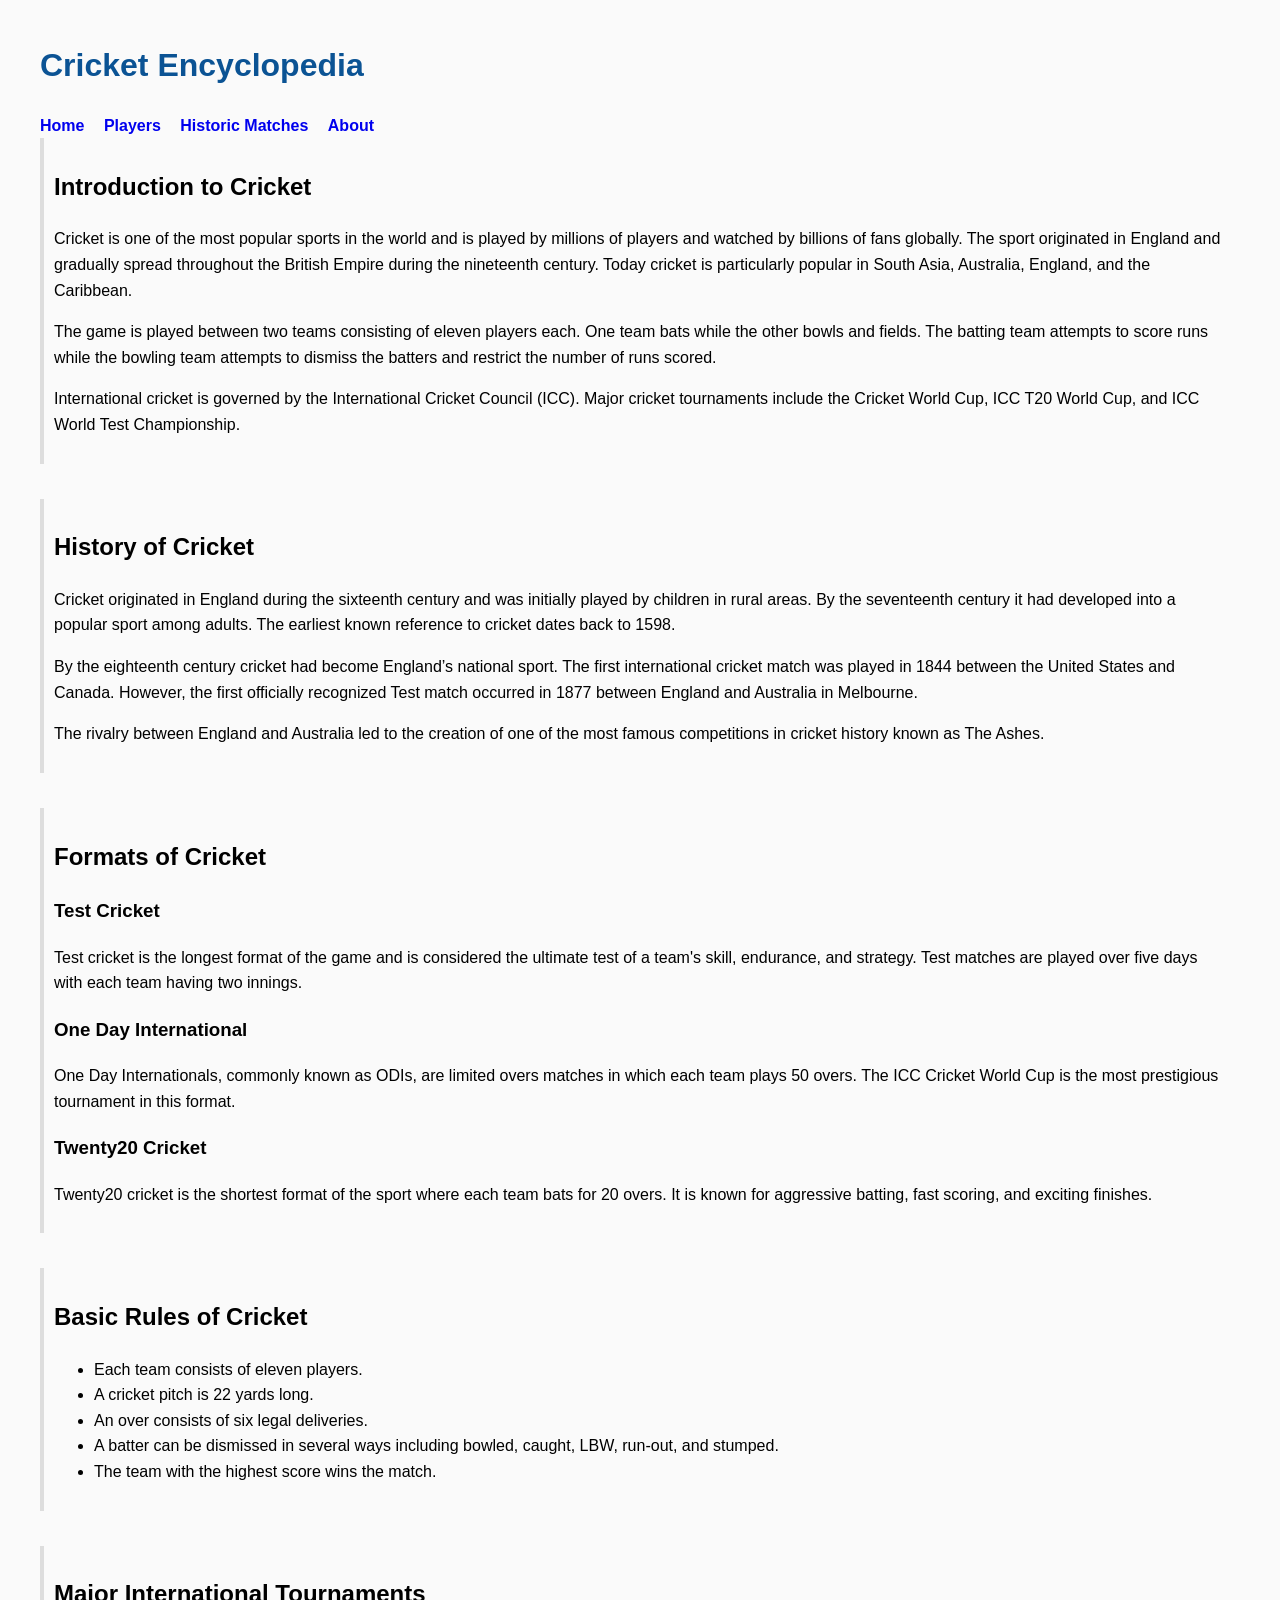
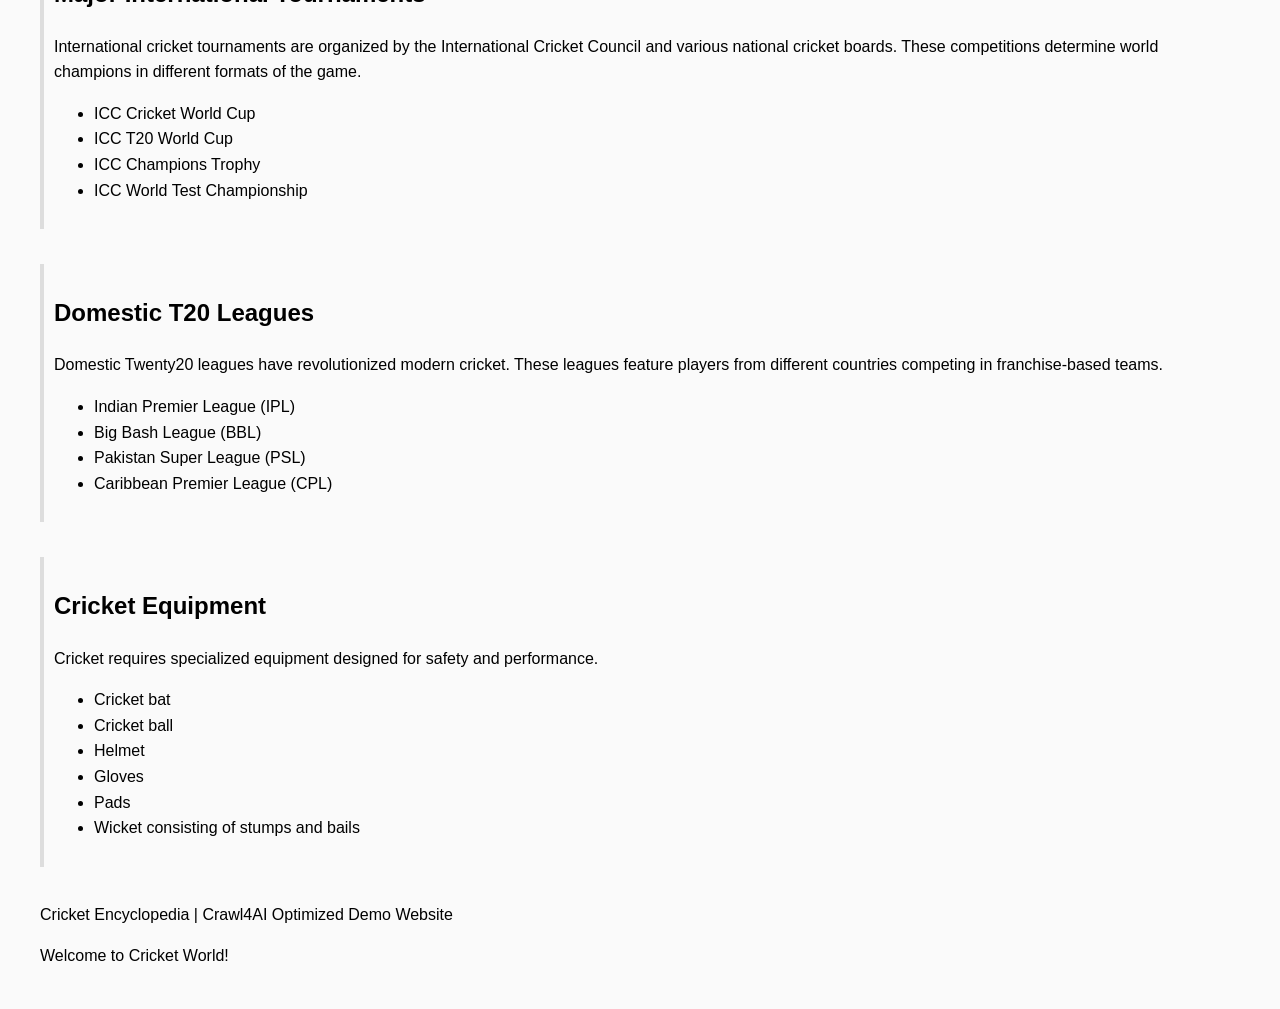
<file: index.html>
<!DOCTYPE html>
<html lang="en">

<head>
<meta charset="UTF-8">
<meta name="viewport" content="width=device-width, initial-scale=1.0">

<title>Cricket Encyclopedia</title>

<meta name="description" content="Comprehensive cricket encyclopedia including history, formats, rules, tournaments and famous players.">

<link rel="stylesheet" href="css/style.css">
<script defer src="js/script.js"></script>

</head>

<body>

<header>

<h1>Cricket Encyclopedia</h1>

<nav>

<a href="index.html">Home</a>
<a href="players.html">Players</a>
<a href="matches.html">Historic Matches</a>
<a href="about.html">About</a>

</nav>

</header>

<main>

<section>

<h2>Introduction to Cricket</h2>

<p>
Cricket is one of the most popular sports in the world and is played by millions of players and watched by billions of fans globally. The sport originated in England and gradually spread throughout the British Empire during the nineteenth century. Today cricket is particularly popular in South Asia, Australia, England, and the Caribbean.
</p>

<p>
The game is played between two teams consisting of eleven players each. One team bats while the other bowls and fields. The batting team attempts to score runs while the bowling team attempts to dismiss the batters and restrict the number of runs scored.
</p>

<p>
International cricket is governed by the International Cricket Council (ICC). Major cricket tournaments include the Cricket World Cup, ICC T20 World Cup, and ICC World Test Championship.
</p>

</section>

<section>

<h2>History of Cricket</h2>

<p>
Cricket originated in England during the sixteenth century and was initially played by children in rural areas. By the seventeenth century it had developed into a popular sport among adults. The earliest known reference to cricket dates back to 1598.
</p>

<p>
By the eighteenth century cricket had become England’s national sport. The first international cricket match was played in 1844 between the United States and Canada. However, the first officially recognized Test match occurred in 1877 between England and Australia in Melbourne.
</p>

<p>
The rivalry between England and Australia led to the creation of one of the most famous competitions in cricket history known as The Ashes.
</p>

</section>

<section>

<h2>Formats of Cricket</h2>

<h3>Test Cricket</h3>

<p>
Test cricket is the longest format of the game and is considered the ultimate test of a team's skill, endurance, and strategy. Test matches are played over five days with each team having two innings.
</p>

<h3>One Day International</h3>

<p>
One Day Internationals, commonly known as ODIs, are limited overs matches in which each team plays 50 overs. The ICC Cricket World Cup is the most prestigious tournament in this format.
</p>

<h3>Twenty20 Cricket</h3>

<p>
Twenty20 cricket is the shortest format of the sport where each team bats for 20 overs. It is known for aggressive batting, fast scoring, and exciting finishes.
</p>

</section>

<section>

<h2>Basic Rules of Cricket</h2>

<ul>

<li>Each team consists of eleven players.</li>
<li>A cricket pitch is 22 yards long.</li>
<li>An over consists of six legal deliveries.</li>
<li>A batter can be dismissed in several ways including bowled, caught, LBW, run-out, and stumped.</li>
<li>The team with the highest score wins the match.</li>

</ul>

</section>

<section>

<h2>Major International Tournaments</h2>

<p>
International cricket tournaments are organized by the International Cricket Council and various national cricket boards. These competitions determine world champions in different formats of the game.
</p>

<ul>

<li>ICC Cricket World Cup</li>
<li>ICC T20 World Cup</li>
<li>ICC Champions Trophy</li>
<li>ICC World Test Championship</li>

</ul>

</section>

<section>

<h2>Domestic T20 Leagues</h2>

<p>
Domestic Twenty20 leagues have revolutionized modern cricket. These leagues feature players from different countries competing in franchise-based teams.
</p>

<ul>

<li>Indian Premier League (IPL)</li>
<li>Big Bash League (BBL)</li>
<li>Pakistan Super League (PSL)</li>
<li>Caribbean Premier League (CPL)</li>

</ul>

</section>

<section>

<h2>Cricket Equipment</h2>

<p>
Cricket requires specialized equipment designed for safety and performance.
</p>

<ul>

<li>Cricket bat</li>
<li>Cricket ball</li>
<li>Helmet</li>
<li>Gloves</li>
<li>Pads</li>
<li>Wicket consisting of stumps and bails</li>

</ul>

</section>

</main>

<footer>

<p>Cricket Encyclopedia | Crawl4AI Optimized Demo Website</p>

</footer>

</body>
</html>
</file>
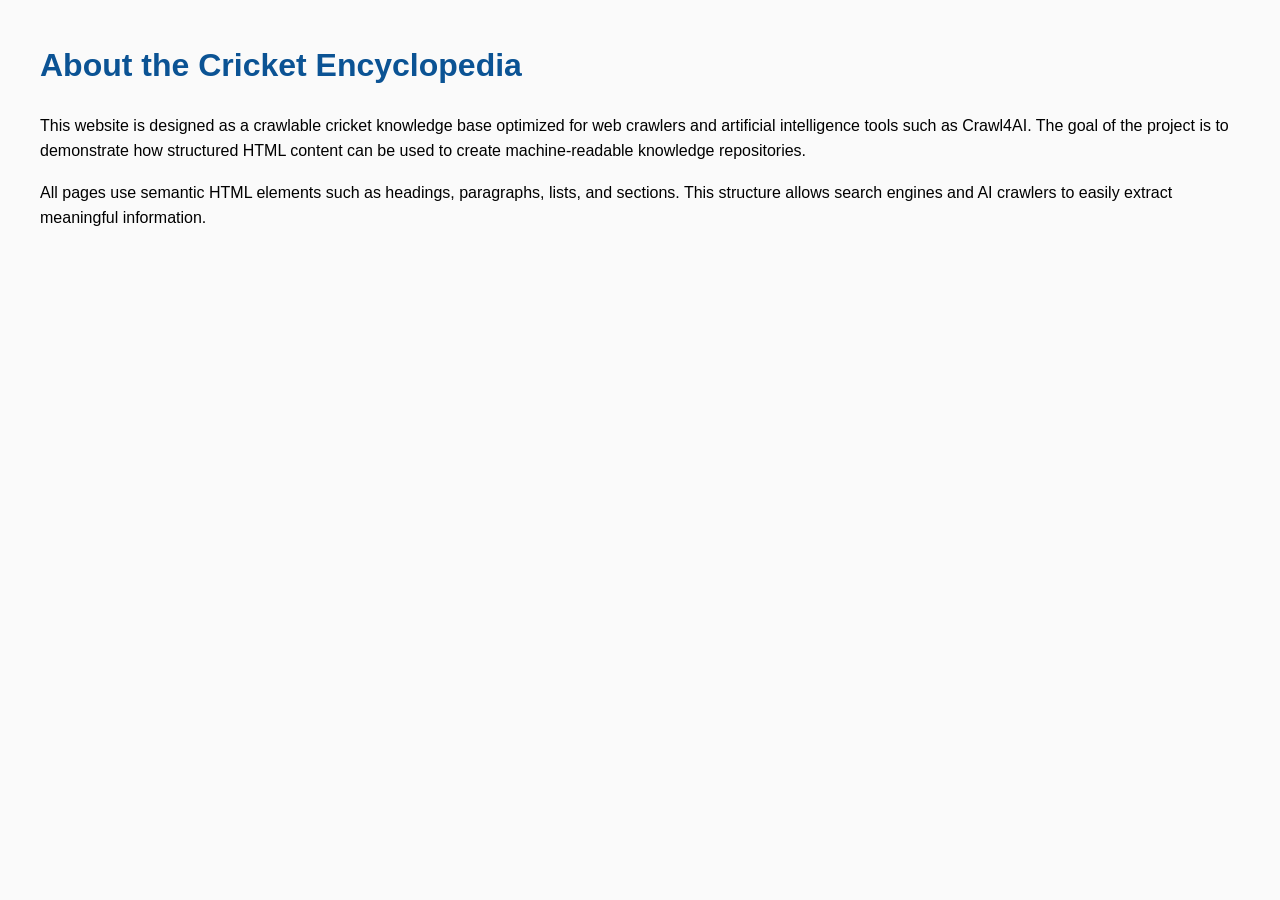
<file: about.html>
<!DOCTYPE html>
<html>
<head>

<title>About This Website</title>
<link rel="stylesheet" href="css/style.css">

</head>

<body>

<h1>About the Cricket Encyclopedia</h1>

<p>
This website is designed as a crawlable cricket knowledge base optimized for web crawlers and artificial intelligence tools such as Crawl4AI. The goal of the project is to demonstrate how structured HTML content can be used to create machine-readable knowledge repositories.
</p>

<p>
All pages use semantic HTML elements such as headings, paragraphs, lists, and sections. This structure allows search engines and AI crawlers to easily extract meaningful information.
</p>

</body>
</html>
</file>
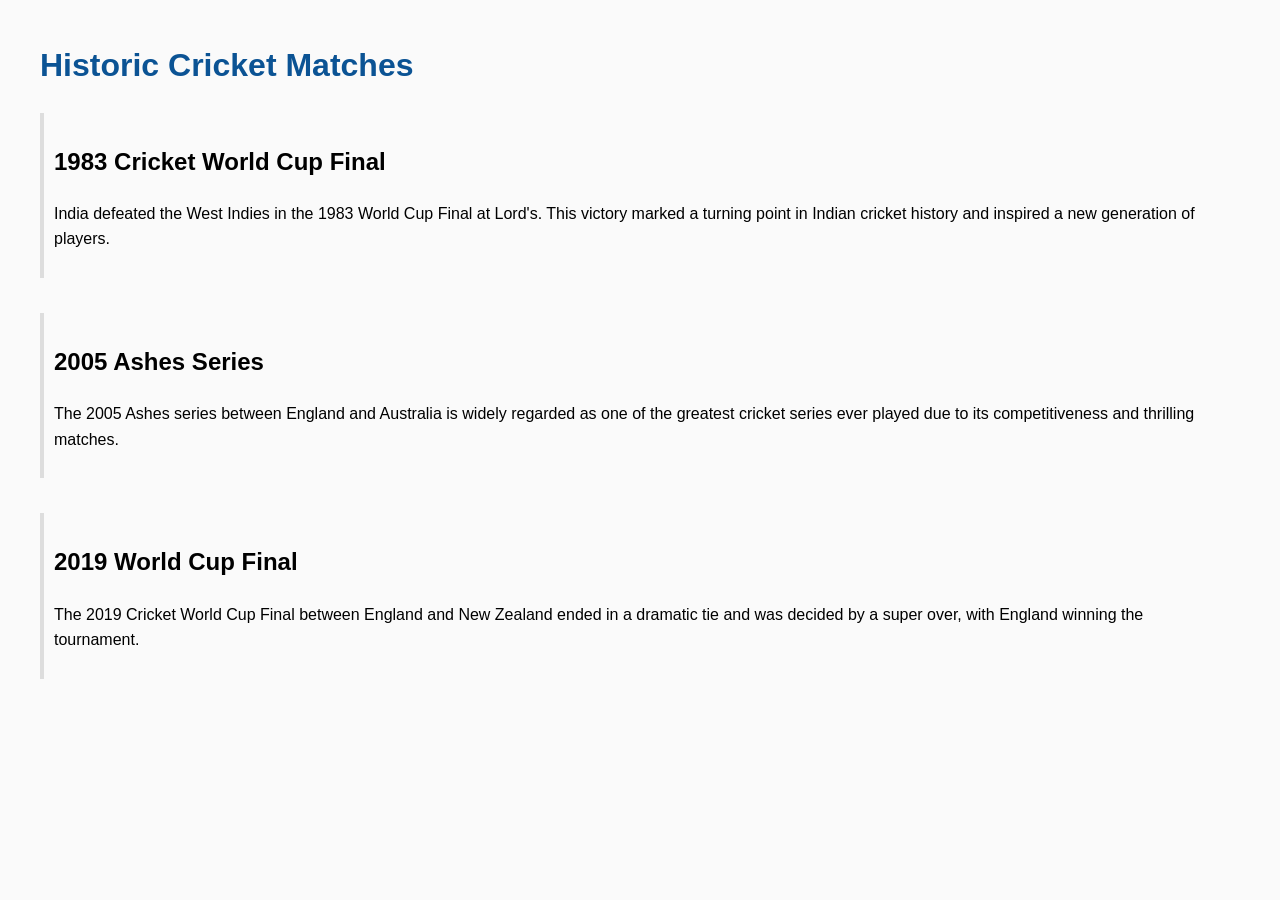
<file: matches.html>
<!DOCTYPE html>
<html>

<head>

<title>Historic Cricket Matches</title>
<link rel="stylesheet" href="css/style.css">

</head>

<body>

<h1>Historic Cricket Matches</h1>

<section>

<h2>1983 Cricket World Cup Final</h2>

<p>
India defeated the West Indies in the 1983 World Cup Final at Lord's. This victory marked a turning point in Indian cricket history and inspired a new generation of players.
</p>

</section>

<section>

<h2>2005 Ashes Series</h2>

<p>
The 2005 Ashes series between England and Australia is widely regarded as one of the greatest cricket series ever played due to its competitiveness and thrilling matches.
</p>

</section>

<section>

<h2>2019 World Cup Final</h2>

<p>
The 2019 Cricket World Cup Final between England and New Zealand ended in a dramatic tie and was decided by a super over, with England winning the tournament.
</p>

</section>

</body>
</html>
</file>
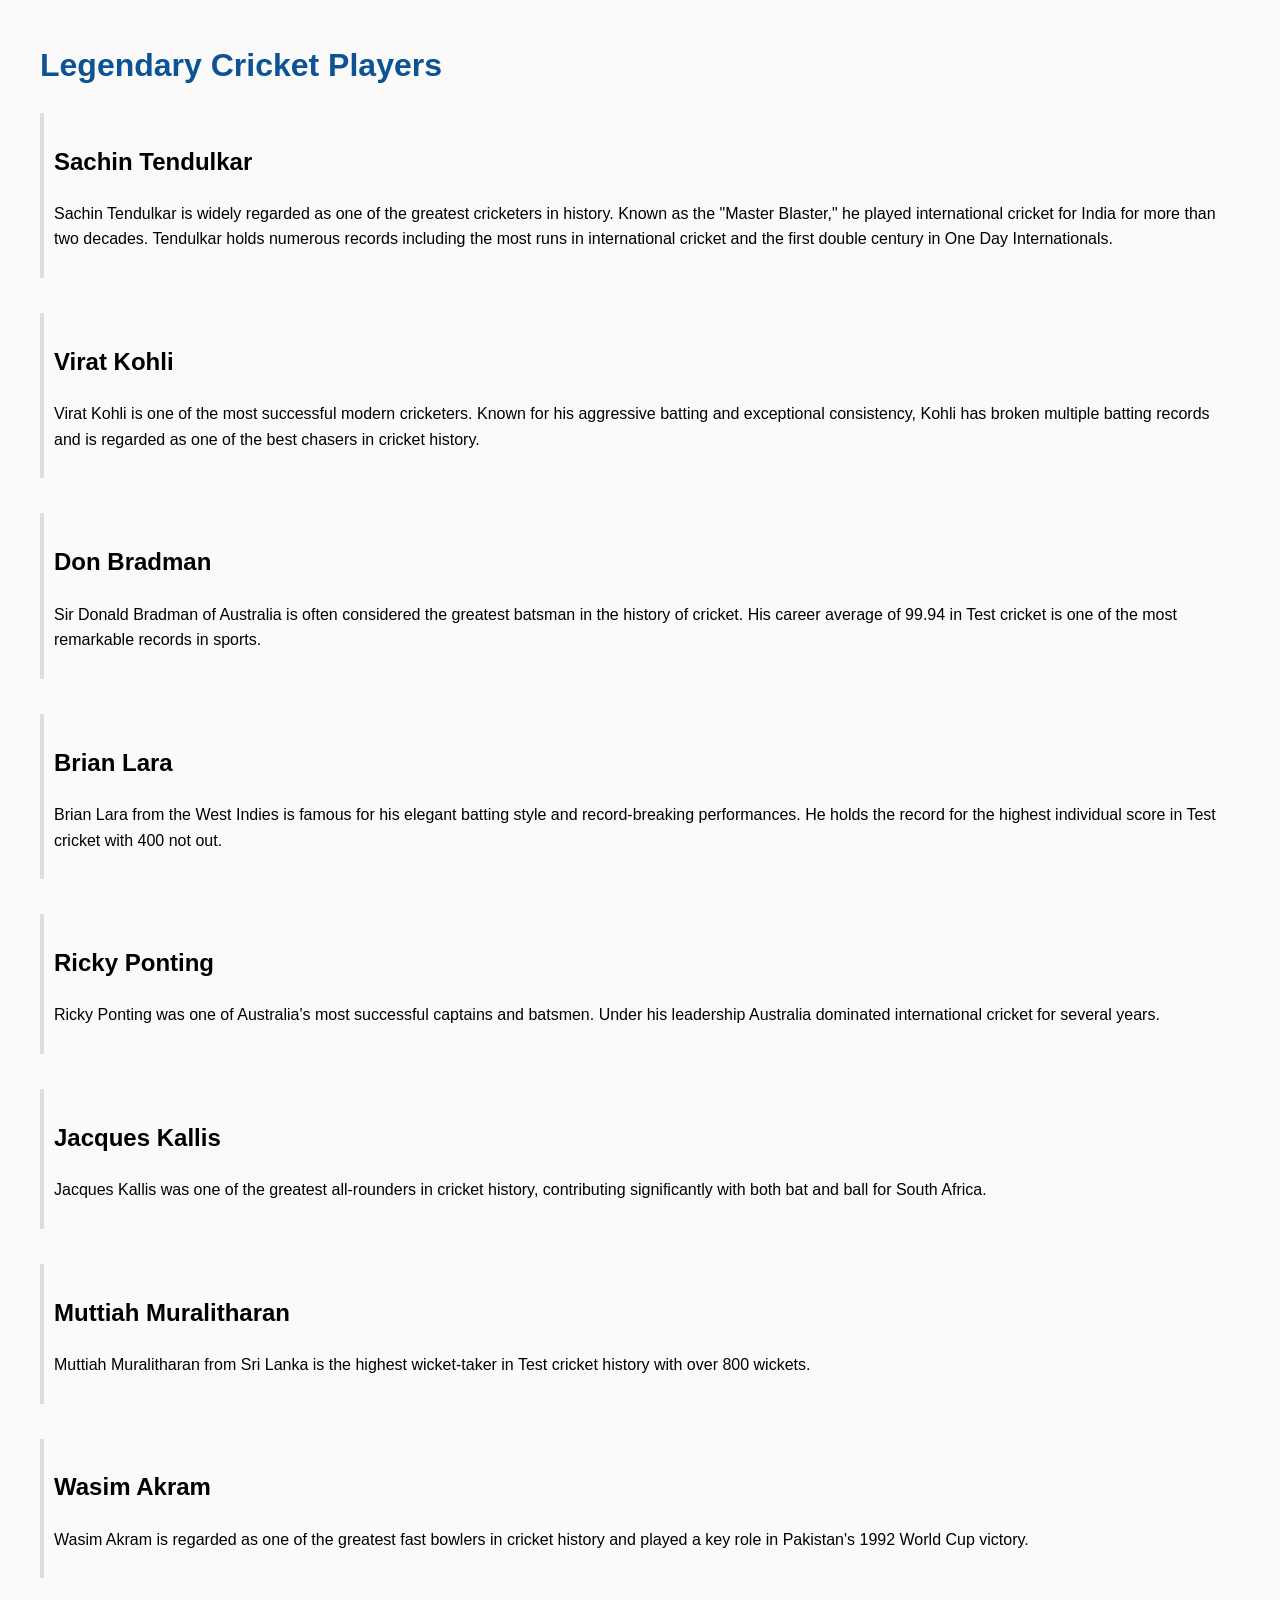
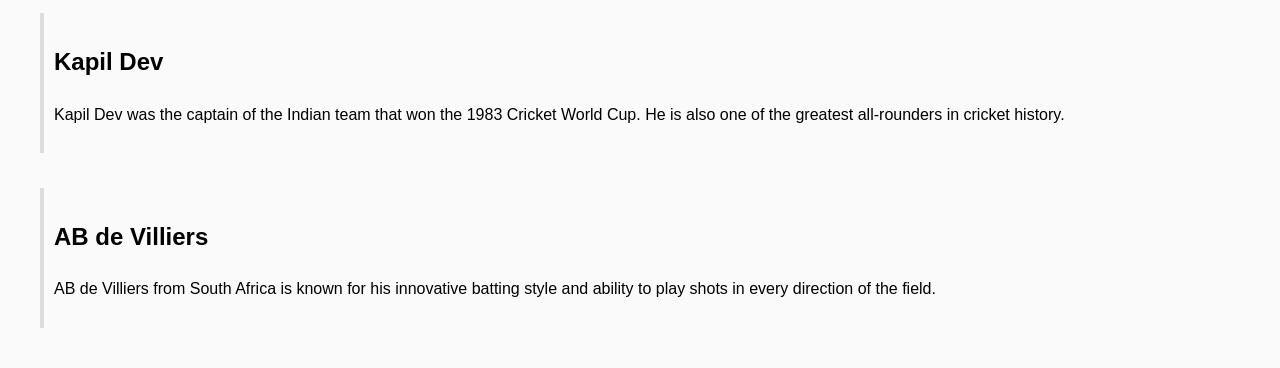
<file: players.html>
<!DOCTYPE html>
<html>

<head>

<title>Cricket Players Encyclopedia</title>
<link rel="stylesheet" href="css/style.css">

<meta name="description" content="Profiles of legendary cricket players and their achievements">

</head>

<body>

<h1>Legendary Cricket Players</h1>

<section>

<h2>Sachin Tendulkar</h2>

<p>
Sachin Tendulkar is widely regarded as one of the greatest cricketers in history. Known as the "Master Blaster," he played international cricket for India for more than two decades. Tendulkar holds numerous records including the most runs in international cricket and the first double century in One Day Internationals.
</p>

</section>

<section>

<h2>Virat Kohli</h2>

<p>
Virat Kohli is one of the most successful modern cricketers. Known for his aggressive batting and exceptional consistency, Kohli has broken multiple batting records and is regarded as one of the best chasers in cricket history.
</p>

</section>

<section>

<h2>Don Bradman</h2>

<p>
Sir Donald Bradman of Australia is often considered the greatest batsman in the history of cricket. His career average of 99.94 in Test cricket is one of the most remarkable records in sports.
</p>

</section>

<section>

<h2>Brian Lara</h2>

<p>
Brian Lara from the West Indies is famous for his elegant batting style and record-breaking performances. He holds the record for the highest individual score in Test cricket with 400 not out.
</p>

</section>

<section>

<h2>Ricky Ponting</h2>

<p>
Ricky Ponting was one of Australia's most successful captains and batsmen. Under his leadership Australia dominated international cricket for several years.
</p>

</section>

<section>

<h2>Jacques Kallis</h2>

<p>
Jacques Kallis was one of the greatest all-rounders in cricket history, contributing significantly with both bat and ball for South Africa.
</p>

</section>

<section>

<h2>Muttiah Muralitharan</h2>

<p>
Muttiah Muralitharan from Sri Lanka is the highest wicket-taker in Test cricket history with over 800 wickets.
</p>

</section>

<section>

<h2>Wasim Akram</h2>

<p>
Wasim Akram is regarded as one of the greatest fast bowlers in cricket history and played a key role in Pakistan's 1992 World Cup victory.
</p>

</section>

<section>

<h2>Kapil Dev</h2>

<p>
Kapil Dev was the captain of the Indian team that won the 1983 Cricket World Cup. He is also one of the greatest all-rounders in cricket history.
</p>

</section>

<section>

<h2>AB de Villiers</h2>

<p>
AB de Villiers from South Africa is known for his innovative batting style and ability to play shots in every direction of the field.
</p>

</section>

</body>
</html>
</file>
<file: css/style.css>
body{

font-family: Arial, sans-serif;
line-height:1.6;
margin:40px;
background:#fafafa;

}

h1{
color:#0b5394;
}

nav a{

margin-right:15px;
font-weight:bold;
text-decoration:none;

}

section{

margin-bottom:35px;
padding:10px;
border-left:4px solid #ddd;

}
</file>
